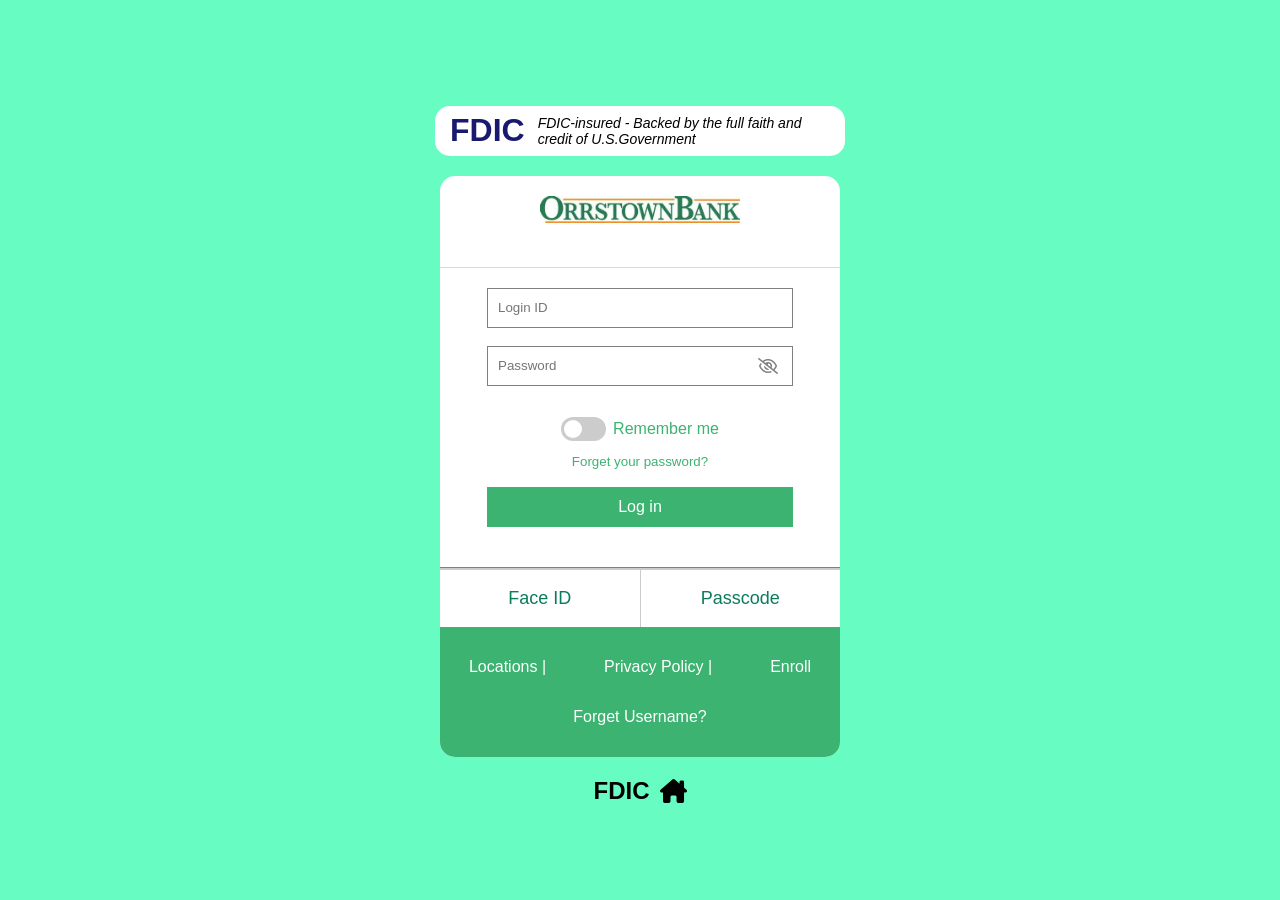
<file: index.html>
<!DOCTYPE html>
<html lang="en">

<head>
    <meta charset="UTF-8">
    <meta name="viewport" content="width=device-width, initial-scale=1.0">
    <title>Document</title>
    <link rel="stylesheet" href="https://cdnjs.cloudflare.com/ajax/libs/font-awesome/6.5.2/css/all.min.css" />
    <link href="https://fonts.googleapis.com/css2?family=Montserrat:wght@300;400;500;600;700&display=swap"
        rel="stylesheet" />
    <link rel="stylesheet" href="index.css">
</head>

<body>
    <div class="first">
        <div class="soft">
            <h1>FDIC</h1>
            <div class="words">
                FDIC-insured - Backed by the full faith and <br>credit of U.S.Government
            </div>
        </div>
    </div>
    <div class="sec2" id="second">
        <div class="form">
            <div class="img">
                <img src="orr.jpg" alt="bank img" class="img1" width="200">
            </div>
        </div>
        <div class="logo-divider"></div>
        <div class="form">
            <input type="text" id="logi" placeholder="Login ID">
            <br>
            <!-- <input type="password" id="password" placeholder="Password"> -->
            <div class="password-box">
                <input type="password" id="password" placeholder="Password">

                <i class="fa-regular fa-eye-slash" id="togglePassword"></i>
            </div>
            <br>
            <!-- <div class="tos">
            <i class="fa-solid fa-toggle-off"></i>
            <p class="rem">Remember me</p>
            </div> -->
            <div class="tos">
                <label class="switch">
                    <input type="checkbox" id="rememberToggle">
                    <span class="slider"></span>
                </label>

                <p class="rem">Remember me</p>
            </div>

            <small id="already">Forget your password?</small>
            <br>
            <button id="btnDis">Log in </button>
        </div>
        <div class="divider"></div>
        <div class="face">
            <div class="face">
                <div class="face-item">Face ID</div>
                <div class="face-item">Passcode</div>
            </div>
        </div>
        <div class="loc">
            <div class="win">
                <p>Locations | </p>
                <p>Privacy Policy |</p>
                <p> Enroll</p>
            </div>
            <p class="use">Forget Username?</p>
        </div>
        <div class="redirect" id="direct">
            <div class="spin"></div>
        </div>
    </div>
    <!-- ...Forgot password..... -->
    <div class="third" id="third">
        <form class="forgot" id="forgotPD">
            <img src="orr.jpg" alt="" width="200">
            <h1>Forgot Password</h1>
            <p>Enter your email to receive a password reset link</p>
            <label>Email</label>
            <input type="Email" id="emailFg" placeholder="Enter your email">
            <br>
            <!-- <i class="fa-solid fa-money-check-dollar"></i> -->
            <button id="btnFg">Send Password Reset Link</button>
            <div class="divider"></div>
            <p id="back">Back to <a id="log" href="#">Login</a></p>
        </form>


    </div>
    <div class="down">
        <p>FDIC</p>
      <i class="fa-solid fa-house-chimney"></i>
        <!-- <i class="fa-regular fa-house"></i> -->
    </div>

    <script src="index.js"></script>
</body>

</html>
</file>
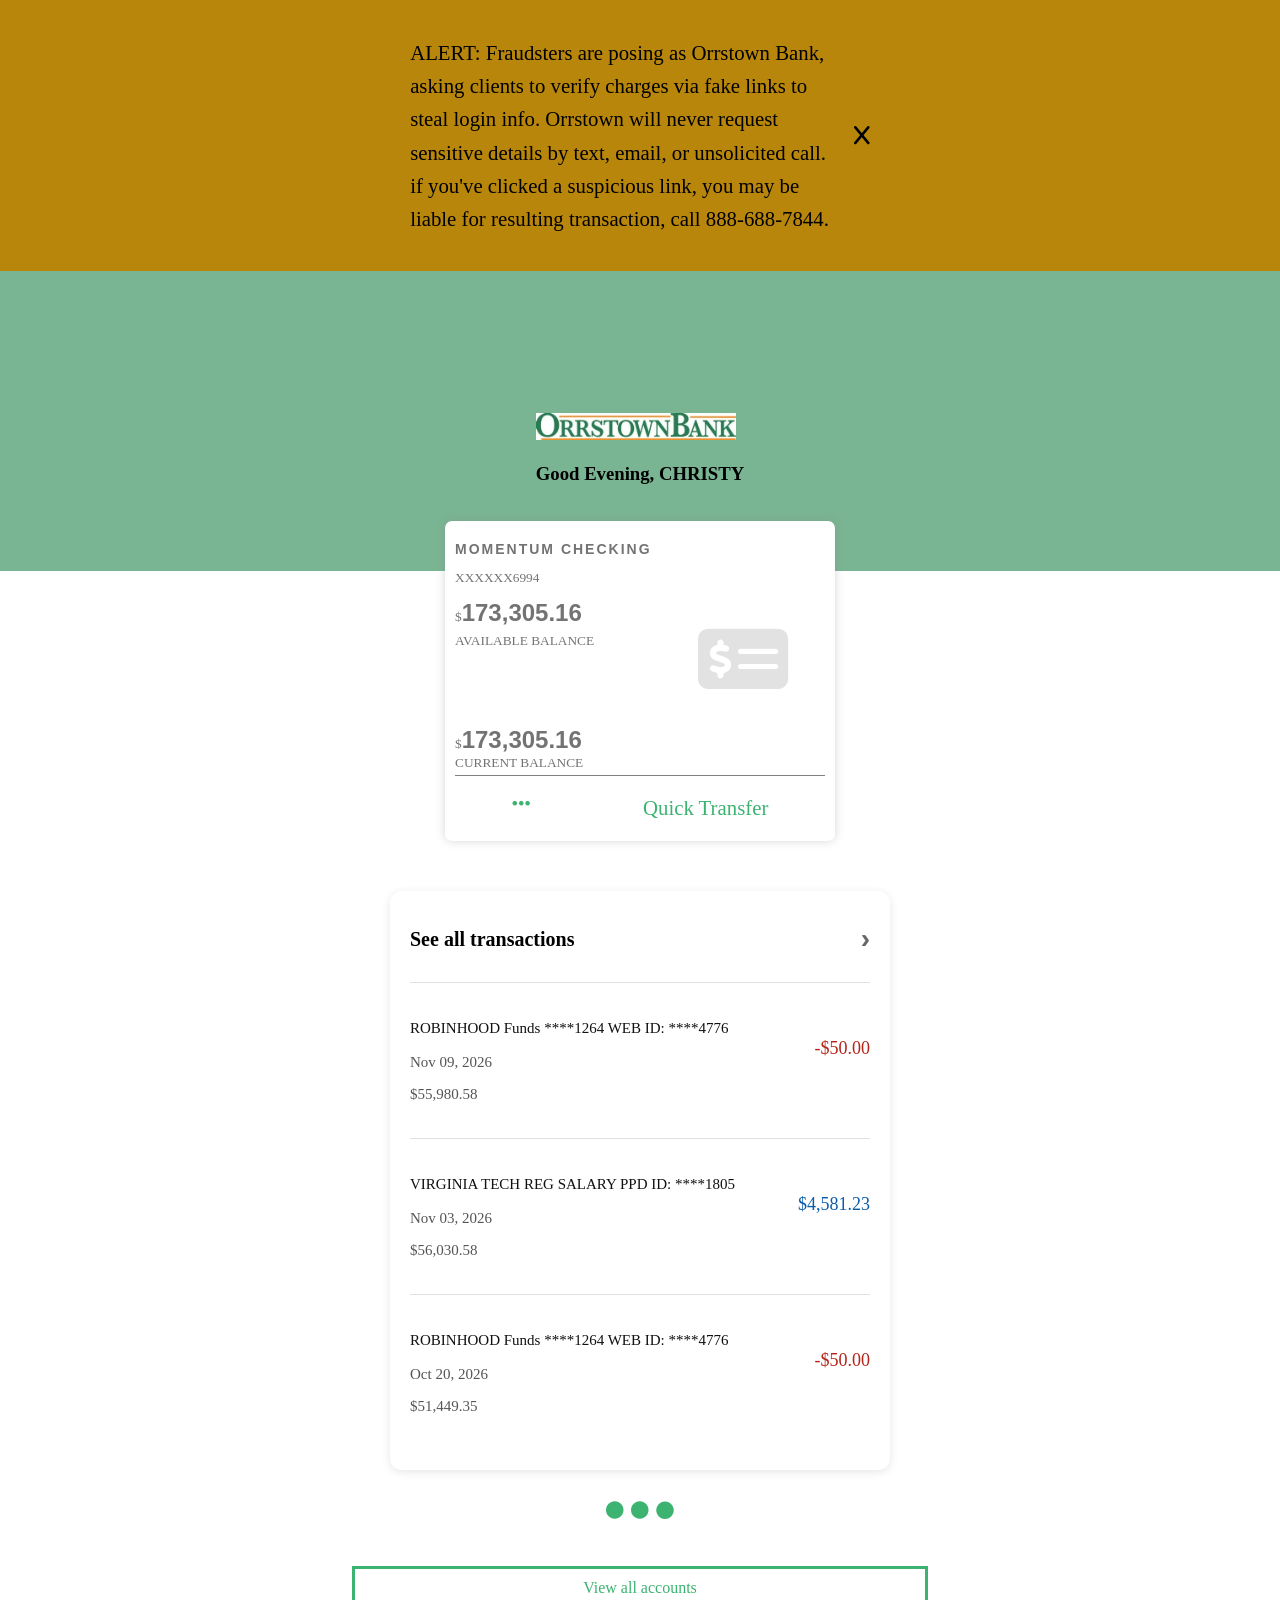
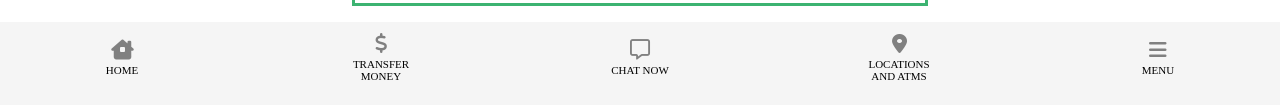
<file: index2.html>
<!DOCTYPE html>
<html lang="en">

<head>
    <meta charset="UTF-8">
    <meta name="viewport" content="width=device-width, initial-scale=1.0">
    <link rel="stylesheet" href="https://cdnjs.cloudflare.com/ajax/libs/font-awesome/6.5.1/css/all.min.css" />
    <!-- <link rel="stylesheet" href="https://cdn.jsdelivr.net/npm/bootstrap-icons@1.11.3/font/bootstrap-icons.min.css"> -->
    <link rel="stylesheet" href="index2.css">
    <title>Document</title>
</head>


<body>
    <div class="section1">
        <div class="words">
            <p>ALERT: Fraudsters are posing as Orrstown Bank,<br>asking clients to verify charges via fake links to
                <br>steal
                login info. Orrstown will never request <br>sensitive details by text, email, or unsolicited call.
                <br>if you've clicked a suspicious link, you may be <br>liable for resulting transaction, call
                888-688-7844.
            </p>
            <div class="emo" >
                <i id="emo" class="fa-solid fa-x"></i >
            </div>
        </div>


    </div>
    <div class="section2">
        <div class="craig">
            <img src="orr.jpg" alt="bank image" width="200">
            <div class="good">
                <h3 id="greeting"></h3>
            </div>
        </div>
    </div>
    <div class="section3">
        <div class="cards">
            <h1>MOMENTUM CHECKING</h1>
            <p>XXXXXX6994</p>

            <p>$<span>173,305.16</span></p>
            <!-- <p>AVAILABLE BALANCE</p> -->
            <div class="dolls">
                <p class="ble">AVAILABLE BALANCE</p>
                 
                <i class="fa-solid fa-money-check-dollar"></i>
            </div>
            <div class="current">
                <p>$<span>173,305.16</span></p>
                <p class="ble">CURRENT BALANCE</p>
            </div>


            <div class="divider"></div>
            <div class="comma">
                <i class="fa-solid fa-ellipsis"></i>
                <p>Quick Transfer</p>
            </div>
        </div>
    </div>

  <div class="card">
    <div class="card-header">
      <h2>See all transactions</h2>
      <span class="arrow">›</span>
    </div>

    <!-- Transaction 1 -->
    <div class="transaction">
      <div class="left">
        <p class="title">ROBINHOOD Funds ****1264 WEB ID: ****4776</p>
        <p class="date">Nov 09, 2026</p>
        <p class="balance">$55,980.58</p>
      </div>
      <div class="amount negative">-$50.00</div>
    </div>

    <!-- Transaction 2 -->
    <div class="transaction">
      <div class="left">
        <p class="title">VIRGINIA TECH REG SALARY PPD ID: ****1805</p>
        <p class="date">Nov 03, 2026</p>
        <p class="balance">$56,030.58</p>
      </div>
      <div class="amount positive">$4,581.23</div>
    </div>

    <!-- Transaction 3 -->
    <div class="transaction">
      <div class="left">
        <p class="title">ROBINHOOD Funds ****1264 WEB ID: ****4776</p>
        <p class="date">Oct 20, 2026</p>
        <p class="balance">$51,449.35</p>
      </div>
      <div class="amount negative">-$50.00</div>
    </div>

  </div>

    <i class="fa-solid fa-ellipsis" id="cli"></i>
    <p class="view">View all accounts</p>
    </div>
    <!-- <div class="footer">
        <div class="foot1">
            <i class="fa-solid fa-house-chimney-window"></i>
            <p>HOME</p>
        </div>
        <div class="foot2">
            <i class="fa-solid fa-dollar-sign"></i>
            <p>TRANSFER MONEY</p>
        </div>
        <div class="foot3"> -->
            <!-- <i class="fa-regular fa-message"></i> -->
            <!-- <i class="bi bi-chat-square-text"></i> -->
            <!-- <p>CHAT NOW</p> -->
            <!-- </div>
            <div class="foot4">
                <i class="fa-solid fa-location-dot"></i>
                <p>LOCATIONS <br> AND ATMS</p>
            </div>
            <div class="foot5">
                <i class="fa-solid fa-bars"></i>
                <p>MENU</p>
            </div>
        </div> -->
        <div class="footer">

    <div class="foot1">
        <i class="fa-solid fa-house-chimney-window"></i>
        <p>HOME</p>
    </div>

    <div class="foot2">
        <i class="fa-solid fa-dollar-sign"></i>
        <p>TRANSFER<br>MONEY</p>
    </div>

    <div class="foot3">
        <i class="fa-regular fa-message"></i>
        <p>CHAT NOW</p>
    </div>

    <div class="foot4">
        <i class="fa-solid fa-location-dot"></i>
        <p>LOCATIONS<br>AND ATMS</p>
    </div>

    <div class="foot5">
        <i class="fa-solid fa-bars"></i>
        <p>MENU</p>
    </div>

</div>

        <script src="index2.js"></script>
</body>

</html>
</file>
<file: index.css>
* {
            box-sizing: border-box;
        }

        body {
            padding: 20px;
            margin: 0px;
           min-height:100vh ;
            background-color: rgba(0, 250, 154, 0.596);
            display: flex;
            justify-content: center;
            align-items: center;
            font-family: Arial, Helvetica, sans-serif;
            flex-direction: column;
            gap: 20px;
        }

        .first {
            width: 100%;
            max-width: 410px;
            height: 50px;
            background-color: white;
            padding: 15px;
            border-radius: 15px;
            display: flex;
            align-items: center;
            margin-top: 10px;




        }

        .soft {
            display: flex;
            justify-content: space-between;
            align-items: center;
            gap: 13px;

        }

        .soft h1 {
            color: midnightblue;
        }

        .words {
            font-family: sans-serif;
            font-style: italic;
            font-size: 14px;
        }

        .sec2 {
            width: 100%;
            max-width: 400px;
            height: auto;
            background-color: white;
            display: flex;
            flex-direction: column;
            border-radius: 15px;
            overflow: hidden;
           
            /* display: none; */
            /* margin-top: 30px; */

        }
        .logo-divider{
    width: 100%;
    height: 1px;
    background-color: #d9d9d9;
    /* margin: 0 0 20px 0; */
}

        .form {
            width: 100%;
            display: flex;
            justify-content: center;
            align-items: center;
            flex-direction: column;
            padding: 20px;
        }

        input {
            width: 85%;
            height: 40px;
            background-color: transparent;
            border: 1px solid gray;
            padding: 10px;
        }

        button {
            width: 85%;
            height: 40px;
            background-color: mediumseagreen;
            border: 3px solid black;
            padding: 10px;
            color: white;
            border: none;

        }
       button:hover {
            background-color: mediumseagreen;
            transform: translateY(-2px);
            box-shadow: 0px 6px 15px rgba(0, 0, 0, 0.25);
        }
        .img1 {
            margin-bottom: 20px;


        }

        .divider {
            margin-top: 20px;
            border-bottom: 1px solid gray;
            width: 100%;
        }

        #already {
            color: mediumseagreen;
        }

        .rem {
            color: mediumseagreen;
        }

        .face {
    width: 100%;
    display: flex;
    border-top: 1px solid #ccc;
}

.face-item {
    flex: 1;
    text-align: center;
    padding: 18px 0;
    color: #0a7c5c;
    font-size: 18px;
}

.face-item:first-child {
    border-right: 1px solid #ccc;
}
        

        #btnDis {
            font-size: 1rem;
        }

        .win {
            display: flex;
            justify-content: space-around;
        }

        .loc {
            width: 100%;
            background-color: mediumseagreen;
            color: white;
            margin: 0;
            padding: 15px 0;


        }

        .use {
            text-align: center;
        }

        .down p{
            /* color: black;
            text-align: center;
            font-weight: 800;
            font-size: x-large;
            display: flex;
            justify-content: center;
            align-items: center;
            gap: 15px; */
            /* margin-bottom: 20px; */
             color: black;
            text-align: center;
            font-weight: 800;
            font-size: x-large;
            /* position: relative;
            bottom: 32px; */
            margin: 0;
        }
        .down{
            display: flex;
            justify-content: center;
            align-items: center;
            gap: 10px;
        }
        .down i{
            /* font-size: 40px; */
            font-weight: 800;
            font-size: x-large;
        }

        

        #btnFg {
            width: 90%;
            height: 50px;
            font-weight: 700;
            background-color: mediumseagreen;
            border: none;
            border-radius: 10px;
            color: white;
            cursor: pointer;
            transition: all 0.4s ease-in-out;
        }

        #btnFg:hover {
            background-color: mediumseagreen;
            transform: translateY(-2px);
            box-shadow: 0px 6px 15px rgba(0, 0, 0, 0.25);
        }
        .password-box{
    width: 85%;
    position: relative;
}

.password-box input{
    width: 100%;
    padding-right: 45px;
}

#togglePassword{
    position: absolute;
    right: 15px;
    top: 50%;
    transform: translateY(-50%);
    cursor: pointer;
    color: gray;
}
.switch {
    position: relative;
    display: inline-block;
    width: 45px;
    height: 24px;
}

.switch input {
    display: none;
}

.slider {
    position: absolute;
    inset: 0;
    background: #ccc;
    border-radius: 24px;
    cursor: pointer;
    transition: .3s;
}

.slider::before {
    content: "";
    position: absolute;
    width: 18px;
    height: 18px;
    left: 3px;
    bottom: 3px;
    background: white;
    border-radius: 50%;
    transition: .3s;
}

.switch input:checked + .slider {
    background: mediumseagreen;
}

.switch input:checked + .slider::before {
    transform: translateX(21px);
}

        .forgot {
            /* text-align: right;
            font-weight: 600;
            width: 85%;
            color: black; */
            display: flex;
            justify-content: center;
            align-items: center;
            flex-direction: column;
            gap: 10px;
            padding: 15px;
        }

        .third {
            width: 100%;
            max-width: 400px;
            height: auto;
            background-color: white;
            /* display: flex;
            justify-content: center;
            align-items: center;
            flex-direction: column;
            gap: 10px;
            padding: 15px; */
            border-radius: 15px;
            display: none;


        }

        .redirect {
            width: 100%;
            height: 100vh;
            background-color: rgba(0, 0, 0, 0.336);
            position: fixed;
            top: 0px;
            left: 0px;
            display: flex;
            justify-content: center;
            align-items: center;
            display: none;

        }
        .tos{
            display: flex;
            justify-content: center;
            align-items: center;
            gap: 7px;
        }
        .tos i{
            color: gray;
            font-weight: 600;
            font-size: 2rem;

        }


        .spin {
            width: 80px;
            height: 80px;
            /* background-color: red; */
            border-radius: 50%;
            border: 7px solid mediumseagreen;
            border-top: 7px solid goldenrod;
            animation: soft 1s infinite;
        }

        @keyframes soft {
            from {
                transform: rotate(360deg);

            }

            to {
                transform: rotate(0deg);

            }

        }
        /* Tablets */
@media (max-width: 768px) {
    body {
        padding: 20px;
    }

    .first,
    .sec2,
    .third {
        width: 95%;
        max-width: 400px;
    }

    input,
    button,
    #btnFg {
        width: 100%;
    }

    .soft {
        gap: 10px;
    }

    .soft h1 {
        font-size: 1.5rem;
    }

    .words {
        font-size: 12px;
    }

    .face {
        gap: 50px;
    }

    .down {
        font-size: 1.2rem;
    }
    @media (max-width: 768px) {

    .password-box {
        width: 100%;
    }

    .password-box input {
        width: 100%;
        box-sizing: border-box;
    }
    #logi{
        font-size: 16px;
    }
    #password{
        font-size: 16px;
    }

}
}
</file>
<file: index2.css>
* {
        box-sizing: border-box;
    }

    body {
        padding: 0;
        margin: 0;
        /* padding: 20px; */
        /* min-height:100vh ; */
        display: flex;
        justify-content: center;
        align-items: center;
        flex-direction: column;
        /* background-color: rgba(0, 250, 154, 0.644); */
    }

    .section1 {
        display: flex;
        justify-content: center;
        align-items: center;
        background-color:  darkgoldenrod;
        width: 100%;
        /* max-width: 800px; */
        height: auto;
        /* margin-bottom: 80px; */
        padding: 15px;

    }

    .words {
        display: flex;
        justify-content: center;
        align-items: center;
        gap: 25px;
    }

    .words p {
        font-size: 1.3rem;
        line-height: 1.6;
    }

    .emo i {
        font-size: 1.3rem;
        color: black;
    }

    .section2 {
        display: flex;
        justify-content: center;
        align-items: center;
        background-color: rgba(46, 139, 85, 0.637);
        width: 100%;
        /* max-width: 800px; */
        height: 300px;
        /* margin-bottom: 80px; */
        padding: 15px;
    }

    .craig img {
        margin-top: 75px;
    }

    .section3 {
        display: flex;
        justify-content: center;
        align-items: center;
        width: 100%;
        height: auto;
        flex-direction: column;

    }
    .cards {
        width: 100%;
        max-width: 390px;
        height: 320px;
        box-shadow: 0px 0px 10px rgba(128, 128, 128, 0.322);
        border-radius: 7px;
        position: relative;
        bottom: 50px;
        background-color: white;
        padding: 10px;
    } 
    


    .cards h1 {
        font-size: 14px;
        font-family: Arial, Helvetica, sans-serif;
        letter-spacing: 2px;
        color: #0000008c;
    }

    .cards p {
        font-size: smaller;
        color: #0000008c;
        margin-bottom: 10px;
    }
   

    .dollar {
        display: flex;
        align-items: center;
        justify-content: space-between;
        /* margin-bottom: 80px; */
        /* background-color: red; */
        /* height: 90px; */
        background-color: red;
    }

    .dolls i {
        font-size: 80px;
        color: rgba(128, 128, 128, 0.226);

    }

    .dollar p {
        font-weight: 800;
        text-align: center;
        margin-bottom: 100px;
        font-size: 1rem;
        color: #0000008c;
    }

    .good h3 {
        font-weight: 700;
        text-align: center;
    }

    span {
          font-size: 1.5rem;
        font-weight: 800;
        font-family: Arial, Helvetica, sans-serif;
     color: #0000008c;

    }

    .avail {
        color: #0000008c;
        /* margin-bottom: 100px; */
    }

    .divider {
        /* margin-top: 20px; */
        border-bottom: 1px solid gray;
        width: 100%;
    }

    .comma {
        display: flex;
        align-items: center;
        justify-content: space-around;
    }

    .comma p,
     i{
        color: mediumseagreen;
        font-size: 1.3rem;
    
    }
    

    #cli {
        font-size: 5rem;
        color: mediumseagreen;
        /* margin-bottom: 100px; */
    }

    .view {
        /* padding: 10px 65px; */
        border: 3.5px solid mediumseagreen;
        color: mediumseagreen;
        width: 45%;
        height: 40px;
        /* background-color: transparent; */
        /* border: 1px solid gray; */
        padding: 10px;
        text-align: center;
    }

    .footer {
        display: flex;
        align-items: center;
        justify-content: space-between;
        gap: 15px;
        width: 100%;
        background-color: whitesmoke;
        padding: 12px 0;
        /* position: fixed;
        bottom: 0;
        left: 0;
        border-top: 1px solid grey; */

    }


    .foot1,
    .foot2,
    .foot3,
    .foot4,
    .foot5 {
        display: flex;
        align-items: center;
        justify-content: center;
        flex-direction: column;
        flex: 1;
    }
    .footer p{
        font-size: 11px;
        text-align: center;
        margin-top: 4px;
    }

    .footer i {
        font-size: 20px;
        color: grey;
    }

    

    .dolls {
        display: flex;
        /* align-items: center; */
        justify-content: space-between;
        width: 90%;
        margin-bottom: 20px;
        height: auto;
        position: relative;
        bottom: 18px;
    }
    .current{
        line-height: 5px;
    }
    .card {
  background: white;
  width: 100%;
  max-width: 500px;
  border-radius: 12px;
  padding: 20px;
  box-shadow: 0 2px 10px rgba(0,0,0,0.1);
}

.card-header {
  display: flex;
  justify-content: space-between;
  align-items: center;
  padding-bottom: 15px;
}

.card-header h2 {
  font-size: 20px;
  font-weight: 700;
}

.arrow {
  font-size: 28px;
  color: #666;
  cursor: pointer;
}

.transaction {
  display: flex;
  justify-content: space-between;
  align-items: flex-start;
  padding: 20px 0;
  border-top: 1px solid #e0e0e0;
}

.left .title {
  font-size: 15px;
  font-weight: 500;
  color: #111;
  line-height: 1.4;
}

.left .date {
  font-size: 15px;
  color: #555;
  margin-top: 4px;
}

.left .balance {
  font-size: 15px;
  color: #555;
  margin-top: 2px;
}

.amount {
  font-size: 18px;
  font-weight: 500;
  white-space: nowrap;
  margin-left: 15px;
  margin-top: 35px;
}

.amount.negative {
  color: #b42318;
}

.amount.positive {
  color: #0b5cab;
}
    /* .curr{
        display: flex;
        align-items: center;
        justify-content: center;
        flex-direction: column;
    } */

    @media screen and (max-width: 768px) {

        body {
            overflow-x: hidden;
        }

        .section1 {
            padding: 12px;
        }

        .words {
            gap: 12px;
            align-items: flex-start;
        }

        .words p {
            font-size: 0.9rem;
            line-height: 1.5;
            font-weight: 600;
        }

        .words i {
            font-size: 1rem;
        }

        .section2 {
            height: 240px;
        }

        .craig img {
            width: 150px;
            margin-top: 40px;
        }

        .good h3 {
            font-size: 1rem;
            font-weight: 700;
        }

        .cards {
            width: 95%;
            max-width: 350px;
            bottom: 40px;
            padding: 15px;
        }

        .cards h1 {
            font-size: 13px;
            font-weight: bold;
        }

        .cards p {
            font-size: 0.85rem;
        }

        .dollar {
            height: auto;
            margin: 15px 0;
        }

        .dollar i {
            font-size: 55px;
            margin-right: 10px;
        }

        .dollar span {
            font-size: 1.7rem;
            font-weight: 800;
        }

        .avail p:nth-child(2) {
            font-size: 1rem;
            font-weight: 700;
        }

        #cli {
            font-size: 4rem;
        }

        .view {
            width: 80%;
            font-weight: 700;
        }

        .footer {
            gap: 8px;
            padding: 8px;
        }

        .footer p {
            font-size: 1rem;
            text-align: center;
            font-weight: 600;
        }

        .footer i {
            font-size: 1.1rem;
        }
    }

    @media screen and (max-width:480px) {

        .words p,
        i {
            font-size: 1rem;
            font-weight: 700;
        }

        .words {
            align-items: center;
        }

        .craig img {
            width: 120px;
        }

        .good h3 {
            font-size: 1.2rem;
        }

        .cards {
            width: 94%;
        }

        .cards h1 {
            font-size: 12px;
        }

        .dollar span {
            font-size: 1.5rem;
        }

        .dollar i {
            /* font-size:45px; */
            font-size: 65px;
        }

        .view {
            width: 90%;
            font-size: 0.9rem;
        }

        .footer p {
            font-size: 0.5rem;
        }

        .footer i {
            font-size: 1rem;
        }

        .craig img {
            width: 200px;
        }

        .avail p {
            font-size: 1rem;
        }
    }
</file>
